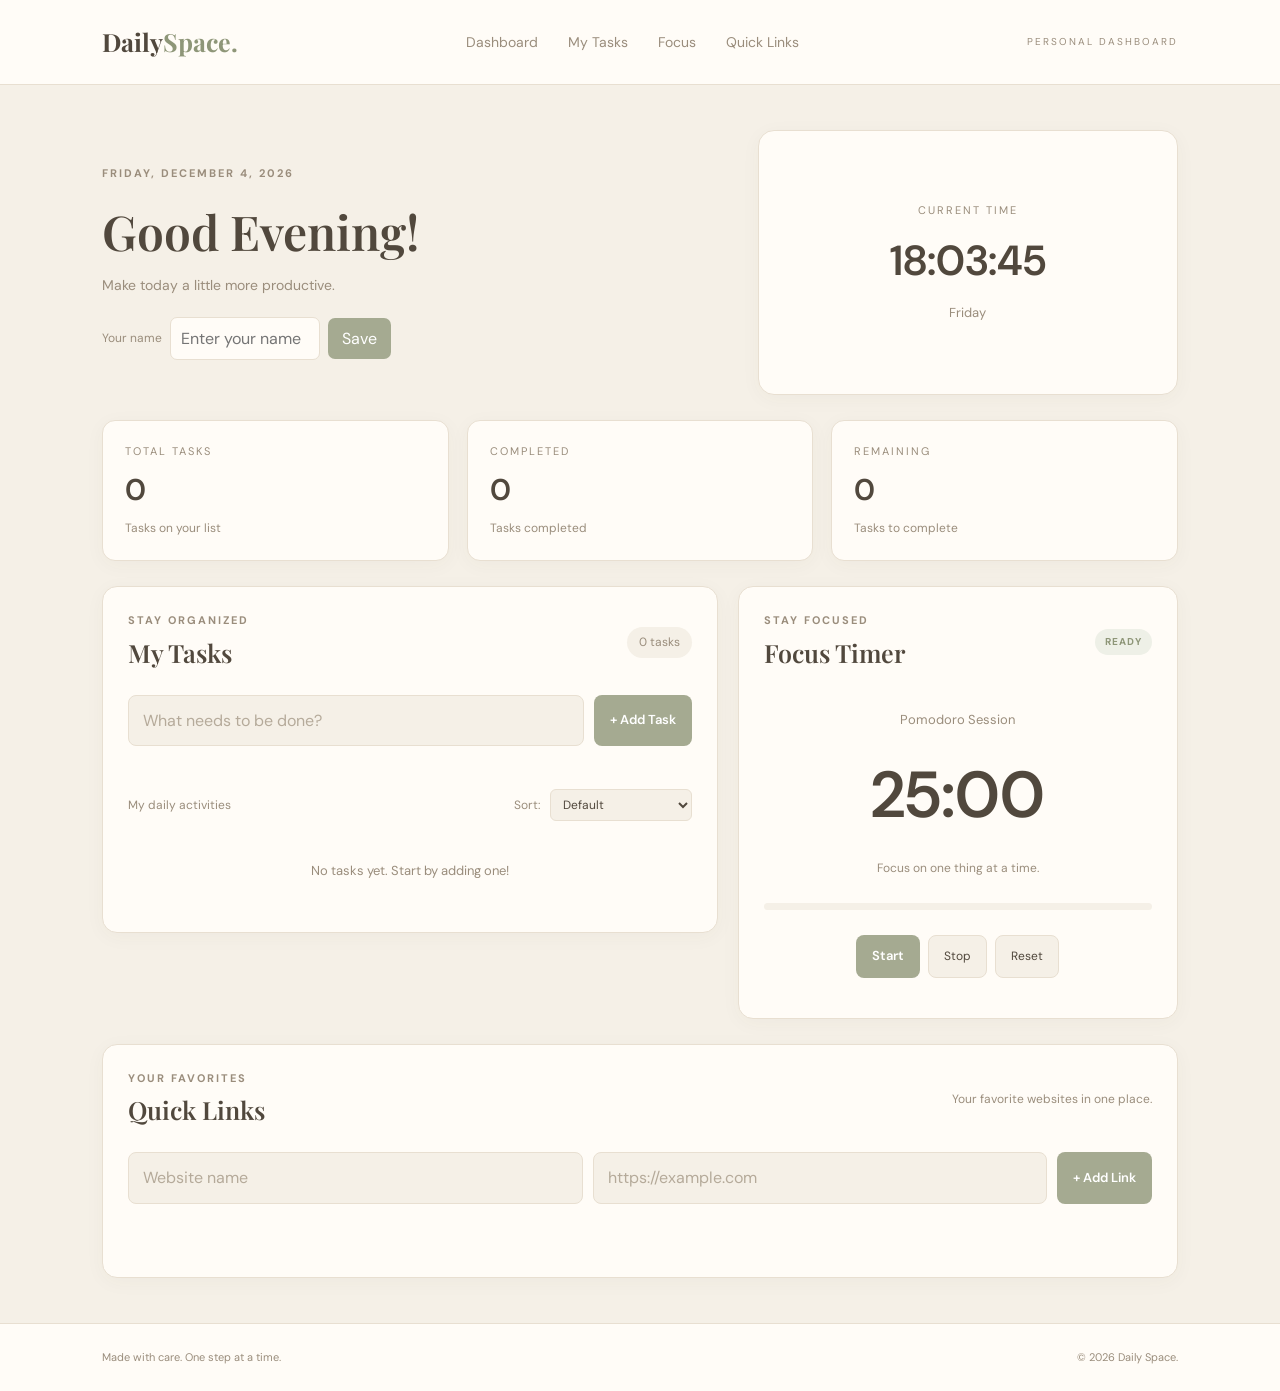
<file: index.html>
<!DOCTYPE html>
<html lang="en">
<head>
    <meta charset="UTF-8">
    <meta name="viewport" content="width=device-width, initial-scale=1.0">

    <title>Daily Space | Life Dashboard</title>

    <link rel="stylesheet" href="css/style.css">
    <link rel="preconnect" href="https://fonts.googleapis.com">
    <link rel="preconnect" href="https://fonts.gstatic.com" crossorigin>
    <link href="https://fonts.googleapis.com/css2?family=DM+Sans:wght@400;500;600;700&family=Playfair+Display:wght@500;600;700&display=swap" rel="stylesheet">
</head>

<body>

    <header class="topbar">
        <a href="#" class="logo">Daily<span>Space.</span></a>

        <nav class="navigation" aria-label="Main navigation">
            <a href="#dashboard">Dashboard</a>
            <a href="#tasks">My Tasks</a>
            <a href="#focus">Focus</a>
            <a href="#links">Quick Links</a>
        </nav>

        <p class="topbar-label">PERSONAL DASHBOARD</p>
    </header>


    <main class="dashboard" id="dashboard">

        <!-- GREETING SECTION -->
        <section class="welcome-section">

            <article class="welcome-content">
                <p class="eyebrow" id="current-date">
                    LOADING DATE...
                </p>

                <h1 id="greeting">
                    Good Morning!
                </h1>

                <p class="welcome-description">
                    Make today a little more productive.
                </p>

                <form id="name-form" class="name-form">
                    <label for="user-name">Your name</label>

                    <input
                        type="text"
                        id="user-name"
                        placeholder="Enter your name"
                        maxlength="30"
                    >

                    <button type="submit">Save</button>
                </form>
            </article>

            <article class="clock-card">
                <p class="card-label">CURRENT TIME</p>

                <h2 id="current-time">00:00:00</h2>

                <p id="current-day">Loading...</p>
            </article>

        </section>


        <!-- OVERVIEW SECTION -->
        <section class="overview-section">

            <article class="overview-card">
                <p class="card-label">TOTAL TASKS</p>

                <h2 id="total-tasks">0</h2>

                <p>Tasks on your list</p>
            </article>

            <article class="overview-card">
                <p class="card-label">COMPLETED</p>

                <h2 id="completed-tasks">0</h2>

                <p>Tasks completed</p>
            </article>

            <article class="overview-card">
                <p class="card-label">REMAINING</p>

                <h2 id="remaining-tasks">0</h2>

                <p>Tasks to complete</p>
            </article>

        </section>


        <!-- MAIN CONTENT -->
        <section class="content-grid">

            <!-- TODO LIST -->
            <article class="panel tasks-panel" id="tasks">

                <header class="panel-header">
                    <section>
                        <p class="eyebrow">STAY ORGANIZED</p>
                        <h2>My Tasks</h2>
                    </section>

                    <span class="task-count" id="task-count">
                        0 tasks
                    </span>
                </header>


                <form id="task-form" class="task-form">

                    <label for="task-input" class="visually-hidden">
                        New task
                    </label>

                    <input
                        type="text"
                        id="task-input"
                        placeholder="What needs to be done?"
                        maxlength="100"
                        required
                    >

                    <button type="submit" class="primary-button">
                        + Add Task
                    </button>

                </form>


                <p id="task-message" class="message" aria-live="polite"></p>


                <section class="task-toolbar">

                    <p>My daily activities</p>

                    <label for="sort-tasks">Sort:</label>

                    <select id="sort-tasks">
                        <option value="default">Default</option>
                        <option value="alphabetical">A - Z</option>
                        <option value="pending">Uncompleted first</option>
                        <option value="completed">Completed first</option>
                    </select>

                </section>


                <ul id="task-list" class="task-list">

                    <!-- Tasks generated by JavaScript -->

                </ul>

                <p id="empty-message" class="empty-message">
                    No tasks yet. Start by adding one!
                </p>

            </article>


            <!-- FOCUS TIMER -->
            <article class="panel focus-panel" id="focus">

                <header class="panel-header">
                    <section>
                        <p class="eyebrow">STAY FOCUSED</p>
                        <h2>Focus Timer</h2>
                    </section>

                    <span class="timer-status" id="timer-status">
                        READY
                    </span>
                </header>


                <section class="timer-content">

                    <p class="timer-subtitle">
                        Pomodoro Session
                    </p>

                    <h3 id="timer-display">25:00</h3>

                    <p class="timer-description">
                        Focus on one thing at a time.
                    </p>

                    <section class="timer-progress">
                        <span id="timer-progress-bar"></span>
                    </section>

                    <nav class="timer-controls" aria-label="Timer controls">

                        <button id="start-timer" class="primary-button">
                            Start
                        </button>

                        <button id="stop-timer" class="secondary-button">
                            Stop
                        </button>

                        <button id="reset-timer" class="secondary-button">
                            Reset
                        </button>

                    </nav>

                </section>

            </article>

        </section>


        <!-- QUICK LINKS -->
        <section class="panel links-panel" id="links">

            <header class="panel-header">
                <section>
                    <p class="eyebrow">YOUR FAVORITES</p>
                    <h2>Quick Links</h2>
                </section>

                <p class="links-description">
                    Your favorite websites in one place.
                </p>
            </header>


            <form id="link-form" class="link-form">

                <label for="link-name" class="visually-hidden">
                    Website name
                </label>

                <input
                    type="text"
                    id="link-name"
                    placeholder="Website name"
                    maxlength="30"
                    required
                >

                <label for="link-url" class="visually-hidden">
                    Website URL
                </label>

                <input
                    type="url"
                    id="link-url"
                    placeholder="https://example.com"
                    required
                >

                <button type="submit" class="primary-button">
                    + Add Link
                </button>

            </form>


            <p id="link-message" class="message" aria-live="polite"></p>


            <nav id="quick-link-list" class="quick-link-list"
                aria-label="Favorite websites">

                <!-- Links generated by JavaScript -->

            </nav>

        </section>

    </main>


    <footer class="footer">
        <p>Made with care. One step at a time.</p>
        <p>© 2026 Daily Space.</p>
    </footer>


    <script src="js/script.js"></script>

</body>
</html>
</file>
<file: css/style.css>
/* =========================
   1. GENERAL SETTINGS
========================= */

:root {
    --background: #F5F0E7;
    --surface: #FFFCF7;
    --border: #E8DFD1;

    --text-primary: #51483D;
    --text-secondary: #9A8D7C;

    --accent: #A5AA91;
    --accent-hover: #8E9678;

    --danger: #C47F70;

    --shadow: 0 4px 20px rgba(81, 72, 61, 0.04);
}


* {
    margin: 0;
    padding: 0;
    box-sizing: border-box;
}


html {
    scroll-behavior: smooth;
}


body {
    background-color: var(--background);
    color: var(--text-primary);

    font-family: 'DM Sans', sans-serif;

    min-height: 100vh;
    line-height: 1.6;
}


button,
input,
select {
    font: inherit;
}


button {
    cursor: pointer;
}


a {
    text-decoration: none;
    color: inherit;
}


button:focus-visible,
input:focus-visible,
select:focus-visible,
a:focus-visible {
    outline: 2px solid var(--accent-hover);
    outline-offset: 3px;
}


.visually-hidden {
    position: absolute;
    width: 1px;
    height: 1px;
    padding: 0;
    margin: -1px;
    overflow: hidden;
    clip: rect(0, 0, 0, 0);
    white-space: nowrap;
    border: 0;
}


/* =========================
   2. TOP NAVIGATION
========================= */

.topbar {
    display: flex;
    align-items: center;
    justify-content: space-between;

    padding: 22px 8%;

    background-color: var(--surface);
    border-bottom: 1px solid var(--border);
}


.logo {
    font-family: 'Playfair Display', serif;
    font-size: 25px;
    font-weight: 700;
}


.logo span {
    color: var(--accent-hover);
}


.navigation {
    display: flex;
    gap: 30px;
}


.navigation a {
    color: var(--text-secondary);
    font-size: 14px;
    transition: 0.2s;
}


.navigation a:hover {
    color: var(--text-primary);
}


.topbar-label {
    font-size: 10px;
    letter-spacing: 2px;
    color: var(--text-secondary);
}


/* =========================
   3. MAIN DASHBOARD
========================= */

.dashboard {
    max-width: 1200px;
    width: 84%;

    margin: 45px auto;
}


/* =========================
   4. WELCOME SECTION
========================= */

.welcome-section {
    display: grid;
    grid-template-columns: 1.5fr 1fr;

    gap: 25px;
    margin-bottom: 25px;
}


.welcome-content {
    padding: 35px 0;
}


.eyebrow {
    font-size: 11px;
    font-weight: 700;
    letter-spacing: 2px;

    color: var(--text-secondary);

    margin-bottom: 10px;
}


.welcome-content h1 {
    font-family: 'Playfair Display', serif;

    font-size: clamp(32px, 4vw, 48px);
    font-weight: 600;

    margin-bottom: 5px;
}


.welcome-description {
    color: var(--text-secondary);
    font-size: 14px;
}


.name-form {
    display: flex;
    align-items: center;
    flex-wrap: wrap;

    gap: 8px;
    margin-top: 20px;
}


.name-form label {
    font-size: 12px;
    color: var(--text-secondary);
}


.name-form input {
    width: 150px;
    padding: 8px 10px;

    border: 1px solid var(--border);
    border-radius: 7px;

    background-color: var(--surface);
    color: var(--text-primary);
}


.name-form button {
    padding: 8px 14px;

    border: none;
    border-radius: 7px;

    background-color: var(--accent);
    color: white;

    transition: 0.2s;
}


.name-form button:hover {
    background-color: var(--accent-hover);
}


/* CLOCK CARD */

.clock-card {
    display: flex;
    flex-direction: column;
    justify-content: center;
    align-items: center;

    padding: 30px;

    background-color: var(--surface);
    border: 1px solid var(--border);
    border-radius: 16px;

    box-shadow: var(--shadow);
}


.card-label {
    font-size: 11px;
    letter-spacing: 2px;
    color: var(--text-secondary);
}


.clock-card h2 {
    font-size: 42px;
    font-weight: 600;
    margin: 8px 0;
    font-variant-numeric: tabular-nums;
}


.clock-card p:last-child {
    color: var(--text-secondary);
    font-size: 13px;
}


/* =========================
   5. OVERVIEW CARDS
========================= */

.overview-section {
    display: grid;
    grid-template-columns: repeat(3, 1fr);

    gap: 18px;
    margin-bottom: 25px;
}


.overview-card {
    padding: 22px;

    background-color: var(--surface);
    border: 1px solid var(--border);
    border-radius: 13px;

    box-shadow: var(--shadow);
}


.overview-card h2 {
    font-size: 30px;
    font-weight: 600;

    margin: 5px 0;
}


.overview-card p:last-child {
    font-size: 12px;
    color: var(--text-secondary);
}


/* =========================
   6. CONTENT GRID
========================= */

.content-grid {
    display: grid;
    grid-template-columns: 1.4fr 1fr;

    align-items: start;
    gap: 20px;

    margin-bottom: 25px;
}


.panel {
    padding: 25px;

    background-color: var(--surface);
    border: 1px solid var(--border);
    border-radius: 15px;

    box-shadow: var(--shadow);
}


.panel-header {
    display: flex;
    align-items: center;
    justify-content: space-between;

    gap: 15px;
    margin-bottom: 22px;
}


.panel-header h2 {
    font-family: 'Playfair Display', serif;
    font-size: 25px;
    font-weight: 600;
}


.panel-header .eyebrow {
    margin-bottom: 3px;
}


/* =========================
   7. TODO LIST
========================= */

.task-count {
    font-size: 12px;
    color: var(--text-secondary);

    background-color: var(--background);
    padding: 6px 12px;
    border-radius: 20px;
}


.task-form {
    display: flex;
    gap: 10px;
}


.task-form input,
.link-form input {
    min-width: 0;
    flex: 1;

    padding: 12px 14px;

    border: 1px solid var(--border);
    border-radius: 8px;

    background-color: var(--background);
    color: var(--text-primary);

    outline: none;
}


.task-form input:focus,
.link-form input:focus,
.name-form input:focus {
    border-color: var(--accent);
}


.task-form input::placeholder,
.link-form input::placeholder {
    color: #B5AA9A;
}


.primary-button {
    padding: 11px 16px;

    background-color: var(--accent);
    color: white;

    border: none;
    border-radius: 8px;

    font-size: 13px;
    font-weight: 600;

    transition: 0.2s;
}


.primary-button:hover {
    background-color: var(--accent-hover);
}


.secondary-button {
    padding: 10px 15px;

    background-color: var(--background);
    color: var(--text-primary);

    border: 1px solid var(--border);
    border-radius: 8px;

    font-size: 12px;
    transition: 0.2s;
}


.secondary-button:hover {
    background-color: var(--border);
}


.message {
    min-height: 20px;
    margin-top: 8px;

    font-size: 12px;
    color: var(--danger);
}


.task-toolbar {
    display: flex;
    align-items: center;
    gap: 10px;

    margin: 15px 0;

    font-size: 12px;
    color: var(--text-secondary);
}


.task-toolbar p {
    margin-right: auto;
}


.task-toolbar select {
    padding: 6px 8px;

    background-color: var(--background);
    color: var(--text-primary);

    border: 1px solid var(--border);
    border-radius: 6px;

    font-size: 12px;
}


.task-list {
    list-style: none;
}


.task-item {
    display: flex;
    align-items: center;
    gap: 10px;

    padding: 13px 0;

    border-bottom: 1px solid var(--border);
}


.task-checkbox {
    width: 17px;
    height: 17px;

    accent-color: var(--accent-hover);
    cursor: pointer;
    flex-shrink: 0;
}


.task-text {
    flex: 1;
    min-width: 0;

    font-size: 13px;
    overflow-wrap: anywhere;
}


.task-item.completed .task-text {
    text-decoration: line-through;
    color: #B5AA9A;
}


.task-actions {
    display: flex;
    gap: 5px;
}


.task-actions button {
    border: none;
    background: none;

    color: var(--text-secondary);
    font-size: 12px;

    padding: 5px;
}


.task-actions button:hover {
    color: var(--text-primary);
}


.task-actions .delete-button:hover {
    color: var(--danger);
}


.empty-message {
    text-align: center;
    padding: 25px 5px;

    font-size: 13px;
    color: var(--text-secondary);
}


/* =========================
   8. FOCUS TIMER
========================= */

.timer-status {
    padding: 5px 10px;

    background-color: #EEF0E7;
    color: var(--accent-hover);

    border-radius: 20px;

    font-size: 10px;
    font-weight: 700;
    letter-spacing: 1px;
}


.timer-content {
    text-align: center;
    padding: 15px 0;
}


.timer-subtitle {
    color: var(--text-secondary);
    font-size: 13px;
}


.timer-content h3 {
    font-size: clamp(48px, 6vw, 65px);
    font-weight: 600;

    margin: 12px 0;

    font-variant-numeric: tabular-nums;
}


.timer-description {
    font-size: 12px;
    color: var(--text-secondary);
}


.timer-progress {
    height: 7px;

    background-color: var(--background);
    border-radius: 10px;

    margin: 25px 0;
    overflow: hidden;
}


.timer-progress span {
    display: block;

    height: 100%;
    width: 0%;

    background-color: var(--accent);

    border-radius: 10px;
    transition: width 0.3s;
}


.timer-controls {
    display: flex;
    justify-content: center;
    flex-wrap: wrap;

    gap: 8px;
}


/* =========================
   9. QUICK LINKS
========================= */

.links-panel {
    margin-bottom: 25px;
}


.links-description {
    font-size: 12px;
    color: var(--text-secondary);
}


.link-form {
    display: flex;
    gap: 10px;
}


.quick-link-list {
    display: flex;
    flex-wrap: wrap;
    gap: 12px;

    margin-top: 20px;
}


.quick-link-item {
    display: flex;
    align-items: center;
    gap: 10px;

    padding: 11px 15px;

    background-color: var(--background);
    border: 1px solid var(--border);
    border-radius: 9px;

    transition: 0.2s;
}


.quick-link-item:hover {
    border-color: var(--accent);
    transform: translateY(-2px);
}


.quick-link-item a {
    font-size: 13px;
    font-weight: 600;
}


.remove-link {
    border: none;
    background: none;

    color: var(--text-secondary);
    font-size: 15px;
}


.remove-link:hover {
    color: var(--danger);
}


/* =========================
   10. FOOTER
========================= */

.footer {
    display: flex;
    justify-content: space-between;

    padding: 25px 8%;

    background-color: var(--surface);
    border-top: 1px solid var(--border);

    color: var(--text-secondary);
    font-size: 11px;
}


/* =========================
   11. RESPONSIVE DESIGN
========================= */

@media (max-width: 900px) {

    .topbar {
        padding: 20px 5%;
    }

    .topbar-label {
        display: none;
    }

    .dashboard {
        width: 90%;
    }

    .content-grid {
        grid-template-columns: 1fr;
    }

}


@media (max-width: 600px) {

    .topbar {
        flex-direction: column;
        gap: 15px;
    }

    .navigation {
        justify-content: center;
        flex-wrap: wrap;
        gap: 15px;
    }

    .navigation a {
        font-size: 12px;
    }

    .dashboard {
        margin: 25px auto;
    }

    .welcome-section {
        grid-template-columns: 1fr;
        gap: 10px;
    }

    .welcome-content {
        padding: 15px 0;
    }

    .clock-card {
        padding: 20px;
    }

    .overview-section {
        gap: 8px;
    }

    .overview-card {
        padding: 13px;
    }

    .overview-card h2 {
        font-size: 24px;
    }

    .overview-card .card-label {
        font-size: 9px;
        letter-spacing: 1px;
    }

    .overview-card p:last-child {
        font-size: 10px;
    }

    .panel {
        padding: 18px;
    }

    .task-form,
    .link-form {
        flex-direction: column;
    }

    .task-form button,
    .link-form button {
        width: 100%;
    }

    .panel-header {
        align-items: flex-start;
    }

    .links-description {
        display: none;
    }

    .task-toolbar {
        flex-wrap: wrap;
    }

    .task-actions {
        gap: 0;
    }

    .footer {
        flex-direction: column;
        align-items: center;
        gap: 5px;
        text-align: center;
    }

}
</file>
